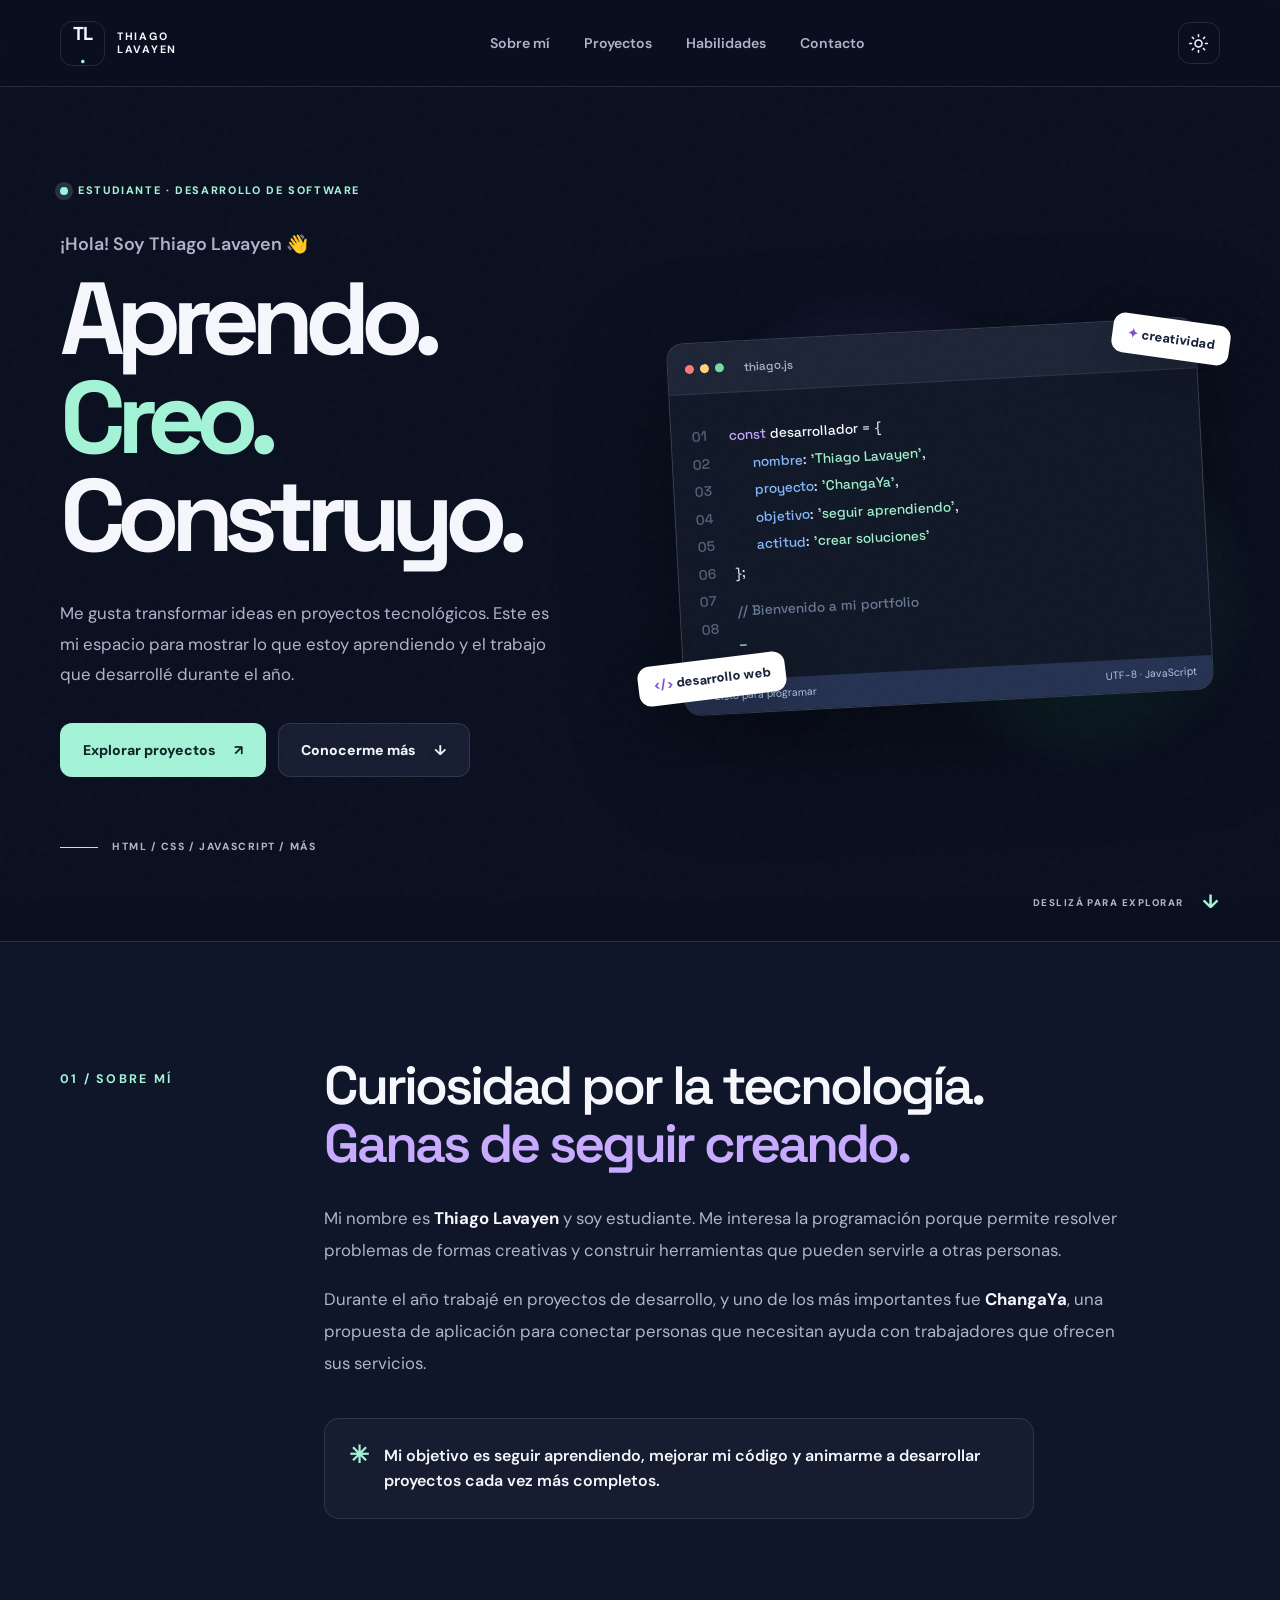
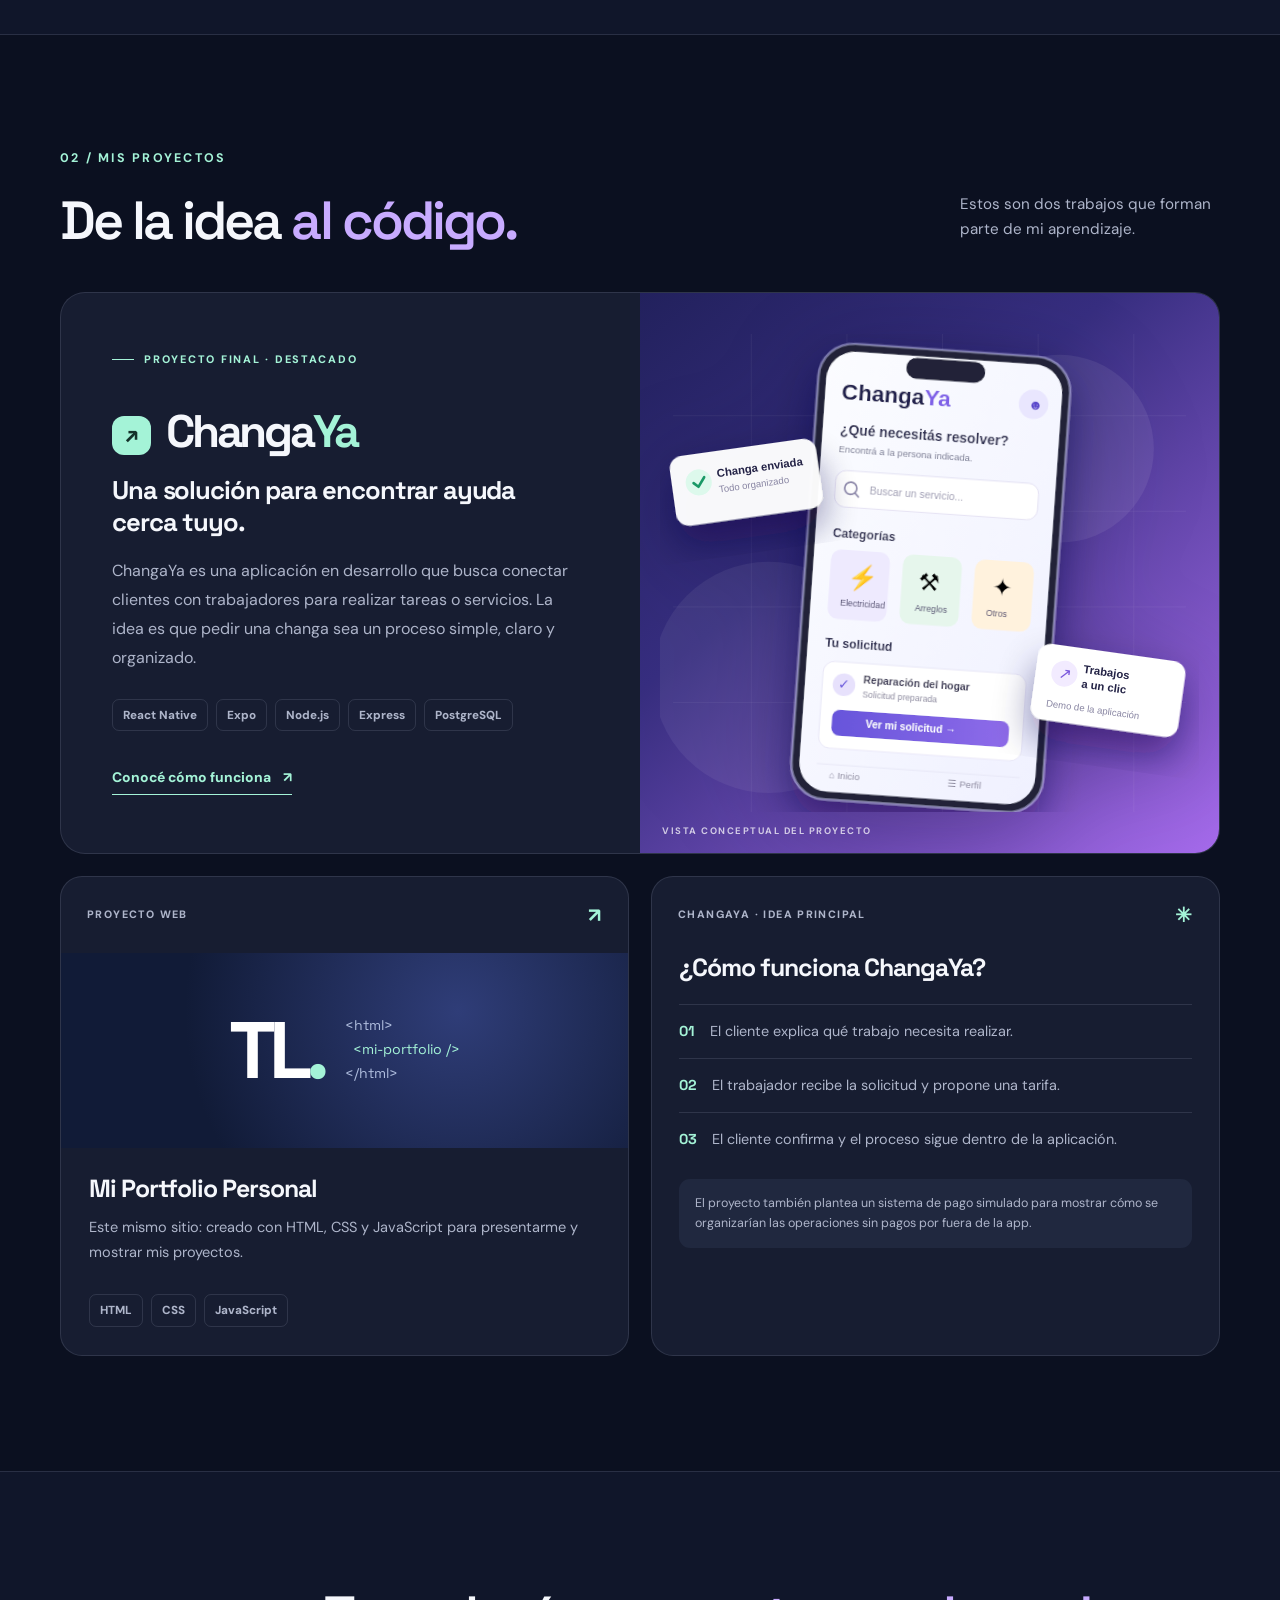
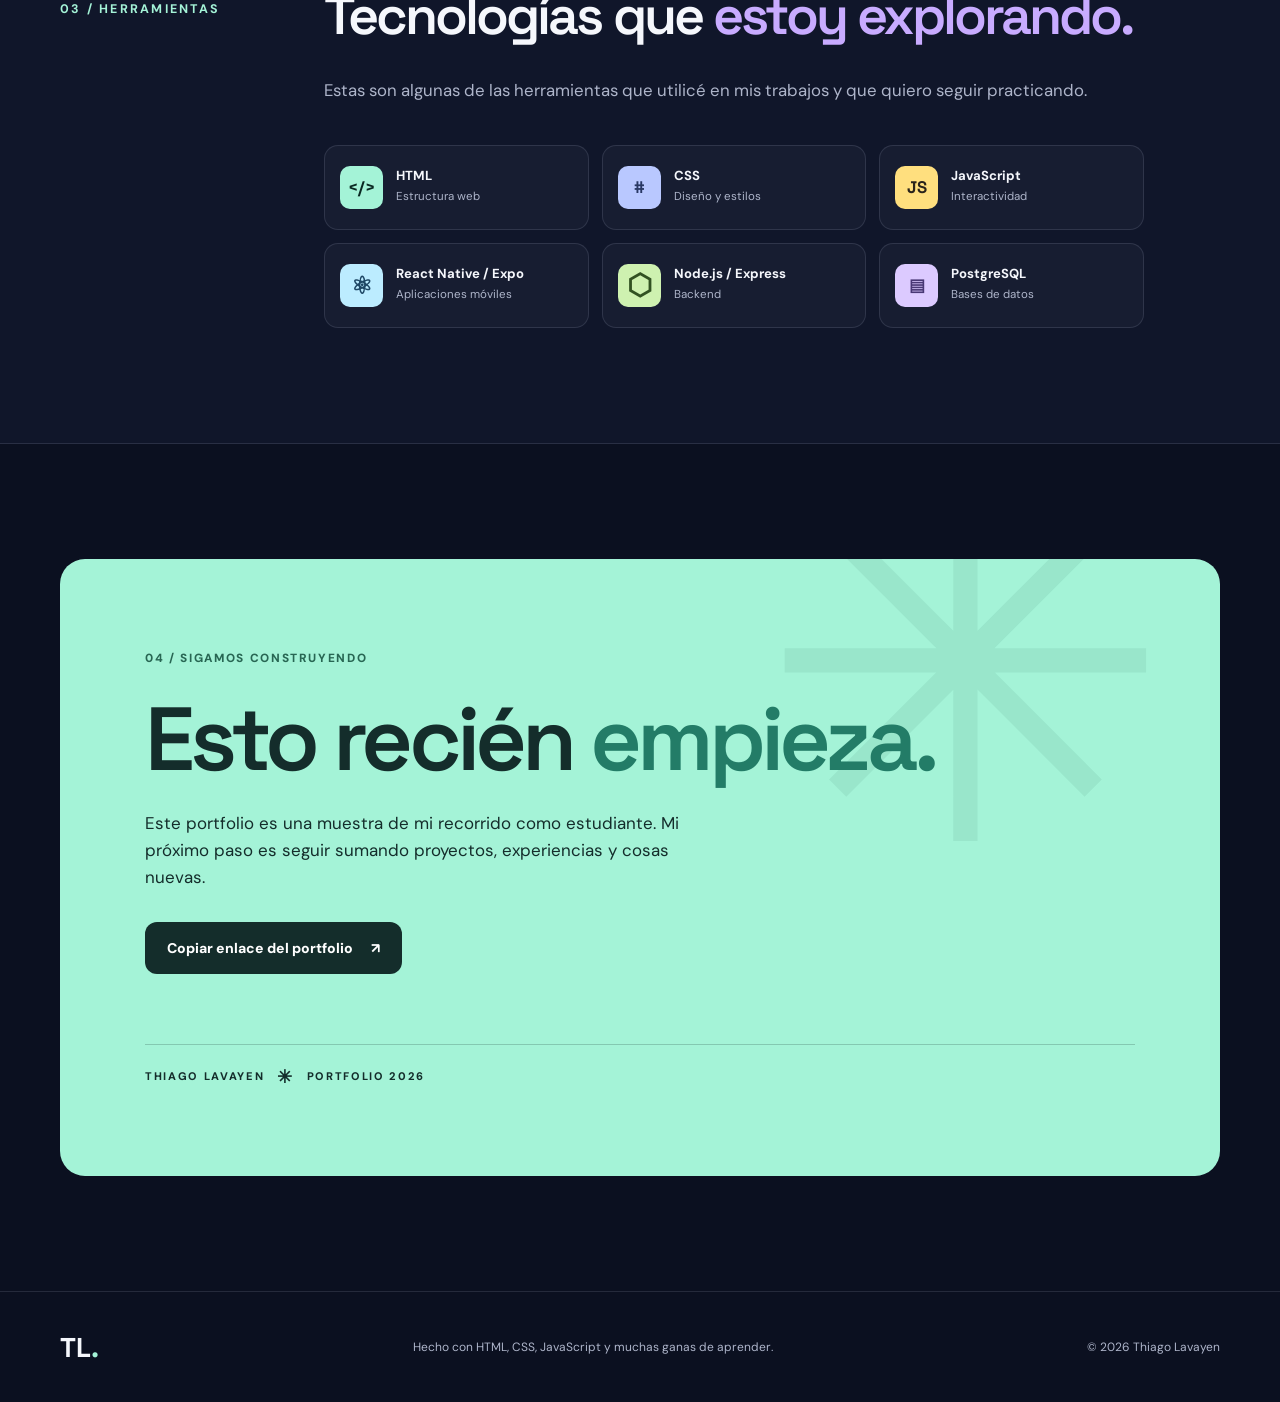
<file: index.html>
<!doctype html>
<html lang="es" data-theme="dark">
<head>
  <meta charset="UTF-8">
  <meta name="viewport" content="width=device-width, initial-scale=1.0">
  <meta name="theme-color" content="#0b1020">
  <meta name="description" content="Portfolio de Thiago Lavayen: desarrollo web, aprendizaje y ChangaYa, su proyecto final de tecnología.">
  <title>Thiago Lavayen | Portfolio de desarrollo</title>
  <link rel="icon" href="favicon.svg" type="image/svg+xml">
  <link rel="preconnect" href="https://fonts.googleapis.com">
  <link rel="preconnect" href="https://fonts.gstatic.com" crossorigin>
  <link href="https://fonts.googleapis.com/css2?family=DM+Sans:wght@400;500;600;700&family=Space+Grotesk:wght@400;500;600;700&display=swap" rel="stylesheet">
  <link rel="stylesheet" href="style.css">
  <script src="main.js" defer></script>
</head>
<body>
  <a class="skip-link" href="#contenido">Saltar al contenido</a>
  <div class="grain" aria-hidden="true"></div>
  <header class="site-header" id="inicio">
    <div class="container header-inner">
      <a href="#inicio" class="brand" aria-label="Thiago Lavayen, volver al inicio"><span class="brand-square">TL<span class="brand-dot">.</span></span><span class="brand-text">THIAGO<br>LAVAYEN</span></a>
      <nav class="desktop-nav" aria-label="Navegación principal">
        <a href="#sobre-mi">Sobre mí</a>
        <a href="#proyectos">Proyectos</a>
        <a href="#habilidades">Habilidades</a>
        <a href="#contacto">Contacto</a>
      </nav>
      <div class="header-actions">
        <button type="button" class="theme-toggle icon-button" id="themeToggle" aria-label="Cambiar a modo claro" title="Cambiar tema">
          <svg class="sun-icon" xmlns="http://www.w3.org/2000/svg" width="21" height="21" fill="none" viewBox="0 0 24 24" stroke="currentColor" stroke-width="1.8" stroke-linecap="round" stroke-linejoin="round" aria-hidden="true"><circle cx="12" cy="12" r="4"/><path d="M12 2v2m0 16v2M4.93 4.93l1.41 1.41m11.32 11.32 1.41 1.41M2 12h2m16 0h2M4.93 19.07l1.41-1.41M17.66 6.34l1.41-1.41"/></svg>
          <svg class="moon-icon" xmlns="http://www.w3.org/2000/svg" width="21" height="21" fill="none" viewBox="0 0 24 24" stroke="currentColor" stroke-width="1.8" stroke-linecap="round" stroke-linejoin="round" aria-hidden="true"><path d="M20.98 13A9 9 0 0 1 11 3.02 9 9 0 1 0 20.98 13Z"/></svg>
        </button>
        <button type="button" class="menu-toggle icon-button" id="menuToggle" aria-label="Abrir menú" aria-controls="mobileNav" aria-expanded="false">
          <svg width="23" height="23" viewBox="0 0 24 24" fill="none" stroke="currentColor" stroke-width="1.8" stroke-linecap="round" aria-hidden="true"><path d="M4 7h16M4 12h16M4 17h16"/></svg>
        </button>
      </div>
    </div>
    <nav class="mobile-nav" id="mobileNav" aria-label="Navegación móvil" hidden>
      <a href="#sobre-mi">Sobre mí</a><a href="#proyectos">Proyectos</a><a href="#habilidades">Habilidades</a><a href="#contacto">Contacto</a>
    </nav>
  </header>

  <main id="contenido">
    <section class="hero section container" aria-labelledby="hero-title">
      <div class="hero-copy">
        <span class="eyebrow"><span class="status-dot" aria-hidden="true"></span> ESTUDIANTE · DESARROLLO DE SOFTWARE</span>
        <p class="hero-intro">¡Hola! Soy Thiago Lavayen <span aria-hidden="true">👋</span></p>
        <h1 id="hero-title">Aprendo.<br><span class="highlight-text">Creo.</span><br>Construyo.</h1>
        <p class="hero-description">Me gusta transformar ideas en proyectos tecnológicos. Este es mi espacio para mostrar lo que estoy aprendiendo y el trabajo que desarrollé durante el año.</p>
        <div class="hero-buttons">
          <a class="btn btn-primary" href="#proyectos">Explorar proyectos <span aria-hidden="true">↗</span></a>
          <a class="btn btn-secondary" href="#sobre-mi">Conocerme más <span aria-hidden="true">↓</span></a>
        </div>
        <div class="hero-bottom"><span class="hero-line"></span><span>HTML / CSS / JAVASCRIPT / MÁS</span></div>
      </div>
      <div class="hero-visual" aria-label="Ilustración de editor de código y herramientas de desarrollo">
        <div class="orb orb-one" aria-hidden="true"></div><div class="orb orb-two" aria-hidden="true"></div>
        <div class="editor-window">
          <div class="editor-head"><div class="window-dots"><i></i><i></i><i></i></div><span>thiago.js</span><div class="editor-head-icon">✳</div></div>
          <div class="editor-body"><div class="line-numbers" aria-hidden="true">01<br>02<br>03<br>04<br>05<br>06<br>07<br>08</div>
            <div class="code-lines"><div><span class="code-purple">const</span> <span class="code-white">desarrollador</span> = {</div><div class="indent"><span class="code-blue">nombre</span>: <span class="code-green">'Thiago Lavayen'</span>,</div><div class="indent"><span class="code-blue">proyecto</span>: <span class="code-green">'ChangaYa'</span>,</div><div class="indent"><span class="code-blue">objetivo</span>: <span class="code-green">'seguir aprendiendo'</span>,</div><div class="indent"><span class="code-blue">actitud</span>: <span class="code-green">'crear soluciones'</span></div><div>};</div><div class="code-comment">// Bienvenido a mi portfolio</div><div class="code-terminal">_</div></div>
          </div>
          <div class="editor-footer"><span class="editor-footer-status">●</span> Listo para programar <span>UTF-8 · JavaScript</span></div>
        </div>
        <div class="floating-tag floating-one"><span>✦</span> creatividad</div>
        <div class="floating-tag floating-two"><span>&lt;/&gt;</span> desarrollo web</div>
      </div>
      <div class="hero-scroll" aria-hidden="true">DESLIZÁ PARA EXPLORAR <span>↓</span></div>
    </section>

    <section class="section about-section" id="sobre-mi" aria-labelledby="about-title">
      <div class="container section-grid">
        <div class="section-label"><span>01 / SOBRE MÍ</span></div>
        <div class="section-main reveal"><h2 id="about-title">Curiosidad por la tecnología.<br><em>Ganas de seguir creando.</em></h2><p>Mi nombre es <strong>Thiago Lavayen</strong> y soy estudiante. Me interesa la programación porque permite resolver problemas de formas creativas y construir herramientas que pueden servirle a otras personas.</p><p>Durante el año trabajé en proyectos de desarrollo, y uno de los más importantes fue <strong>ChangaYa</strong>, una propuesta de aplicación para conectar personas que necesitan ayuda con trabajadores que ofrecen sus servicios.</p><div class="about-note"><span class="asterisk">✳</span><span>Mi objetivo es seguir aprendiendo, mejorar mi código y animarme a desarrollar proyectos cada vez más completos.</span></div></div>
      </div>
    </section>

    <section class="section projects-section" id="proyectos" aria-labelledby="projects-title">
      <div class="container"><div class="section-head"><div><div class="section-label">02 / MIS PROYECTOS</div><h2 id="projects-title">De la idea <em>al código.</em></h2></div><p>Estos son dos trabajos que forman parte de mi aprendizaje.</p></div>
        <article class="featured-card reveal" aria-labelledby="changaya-title">
          <div class="featured-details"><span class="project-kicker"><span class="tiny-line"></span> PROYECTO FINAL · DESTACADO</span><div class="project-logo"><span class="bolt">↗</span> Changa<span>Ya</span></div><h3 id="changaya-title">Una solución para encontrar ayuda cerca tuyo.</h3><p>ChangaYa es una aplicación en desarrollo que busca conectar clientes con trabajadores para realizar tareas o servicios. La idea es que pedir una changa sea un proceso simple, claro y organizado.</p><div class="tags"><span>React Native</span><span>Expo</span><span>Node.js</span><span>Express</span><span>PostgreSQL</span></div><a href="#como-funciona" class="text-link">Conocé cómo funciona <span aria-hidden="true">↗</span></a></div>
          <div class="featured-graphic"><img src="changaya-preview.svg" alt="Ilustración conceptual de ChangaYa con una pantalla de solicitud de servicios" width="620" height="550" loading="lazy"><div class="graphic-caption">VISTA CONCEPTUAL DEL PROYECTO</div></div>
        </article>
        <div class="other-projects">
          <article class="mini-project reveal"><div class="mini-top"><span>PROYECTO WEB</span><span aria-hidden="true">↗</span></div><div class="mini-art web-art" aria-hidden="true"><span class="web-mark">TL<span>.</span></span><div class="mini-code">&lt;html&gt;<br><span>&nbsp;&nbsp;&lt;mi-portfolio /&gt;</span><br>&lt;/html&gt;</div></div><div class="mini-bottom"><h3>Mi Portfolio Personal</h3><p>Este mismo sitio: creado con HTML, CSS y JavaScript para presentarme y mostrar mis proyectos.</p><div class="tags"><span>HTML</span><span>CSS</span><span>JavaScript</span></div></div></article>
          <article class="mini-project process-card reveal" id="como-funciona"><div class="mini-top"><span>CHANGAYA · IDEA PRINCIPAL</span><span aria-hidden="true">✳</span></div><h3>¿Cómo funciona ChangaYa?</h3><div class="steps"><div><span class="step-num">01</span><p>El cliente explica qué trabajo necesita realizar.</p></div><div><span class="step-num">02</span><p>El trabajador recibe la solicitud y propone una tarifa.</p></div><div><span class="step-num">03</span><p>El cliente confirma y el proceso sigue dentro de la aplicación.</p></div></div><p class="process-note">El proyecto también plantea un sistema de pago simulado para mostrar cómo se organizarían las operaciones sin pagos por fuera de la app.</p></article>
        </div>
      </div>
    </section>

    <section class="section skills-section" id="habilidades" aria-labelledby="skills-title"><div class="container section-grid"><div class="section-label">03 / HERRAMIENTAS</div><div class="section-main reveal"><h2 id="skills-title">Tecnologías que <em>estoy explorando.</em></h2><p>Estas son algunas de las herramientas que utilicé en mis trabajos y que quiero seguir practicando.</p><div class="skill-grid"><div class="skill"><span class="skill-icon html-icon">&lt;/&gt;</span><div><strong>HTML</strong><small>Estructura web</small></div></div><div class="skill"><span class="skill-icon css-icon">#</span><div><strong>CSS</strong><small>Diseño y estilos</small></div></div><div class="skill"><span class="skill-icon js-icon">JS</span><div><strong>JavaScript</strong><small>Interactividad</small></div></div><div class="skill"><span class="skill-icon rn-icon">⚛</span><div><strong>React Native / Expo</strong><small>Aplicaciones móviles</small></div></div><div class="skill"><span class="skill-icon node-icon">⬡</span><div><strong>Node.js / Express</strong><small>Backend</small></div></div><div class="skill"><span class="skill-icon sql-icon">▤</span><div><strong>PostgreSQL</strong><small>Bases de datos</small></div></div></div></div></div></section>

    <section class="section contact-section" id="contacto" aria-labelledby="contact-title"><div class="container reveal"><div class="contact-inner"><span class="contact-eyebrow">04 / SIGAMOS CONSTRUYENDO</span><h2 id="contact-title">Esto recién <em>empieza.</em></h2><p>Este portfolio es una muestra de mi recorrido como estudiante. Mi próximo paso es seguir sumando proyectos, experiencias y cosas nuevas.</p><button class="btn btn-dark" type="button" id="shareButton">Copiar enlace del portfolio <span aria-hidden="true">↗</span></button><div class="contact-signature">THIAGO LAVAYEN <span>✳</span> PORTFOLIO 2026</div></div></div></section>
  </main>

  <footer class="site-footer"><div class="container footer-inner"><a href="#inicio" class="footer-brand">TL<span>.</span></a><p>Hecho con HTML, CSS, JavaScript y muchas ganas de aprender.</p><span>© <span id="year">2026</span> Thiago Lavayen</span></div></footer>
  <div class="toast" id="toast" role="status" aria-live="polite" aria-atomic="true"></div>
</body>
</html>
</file>
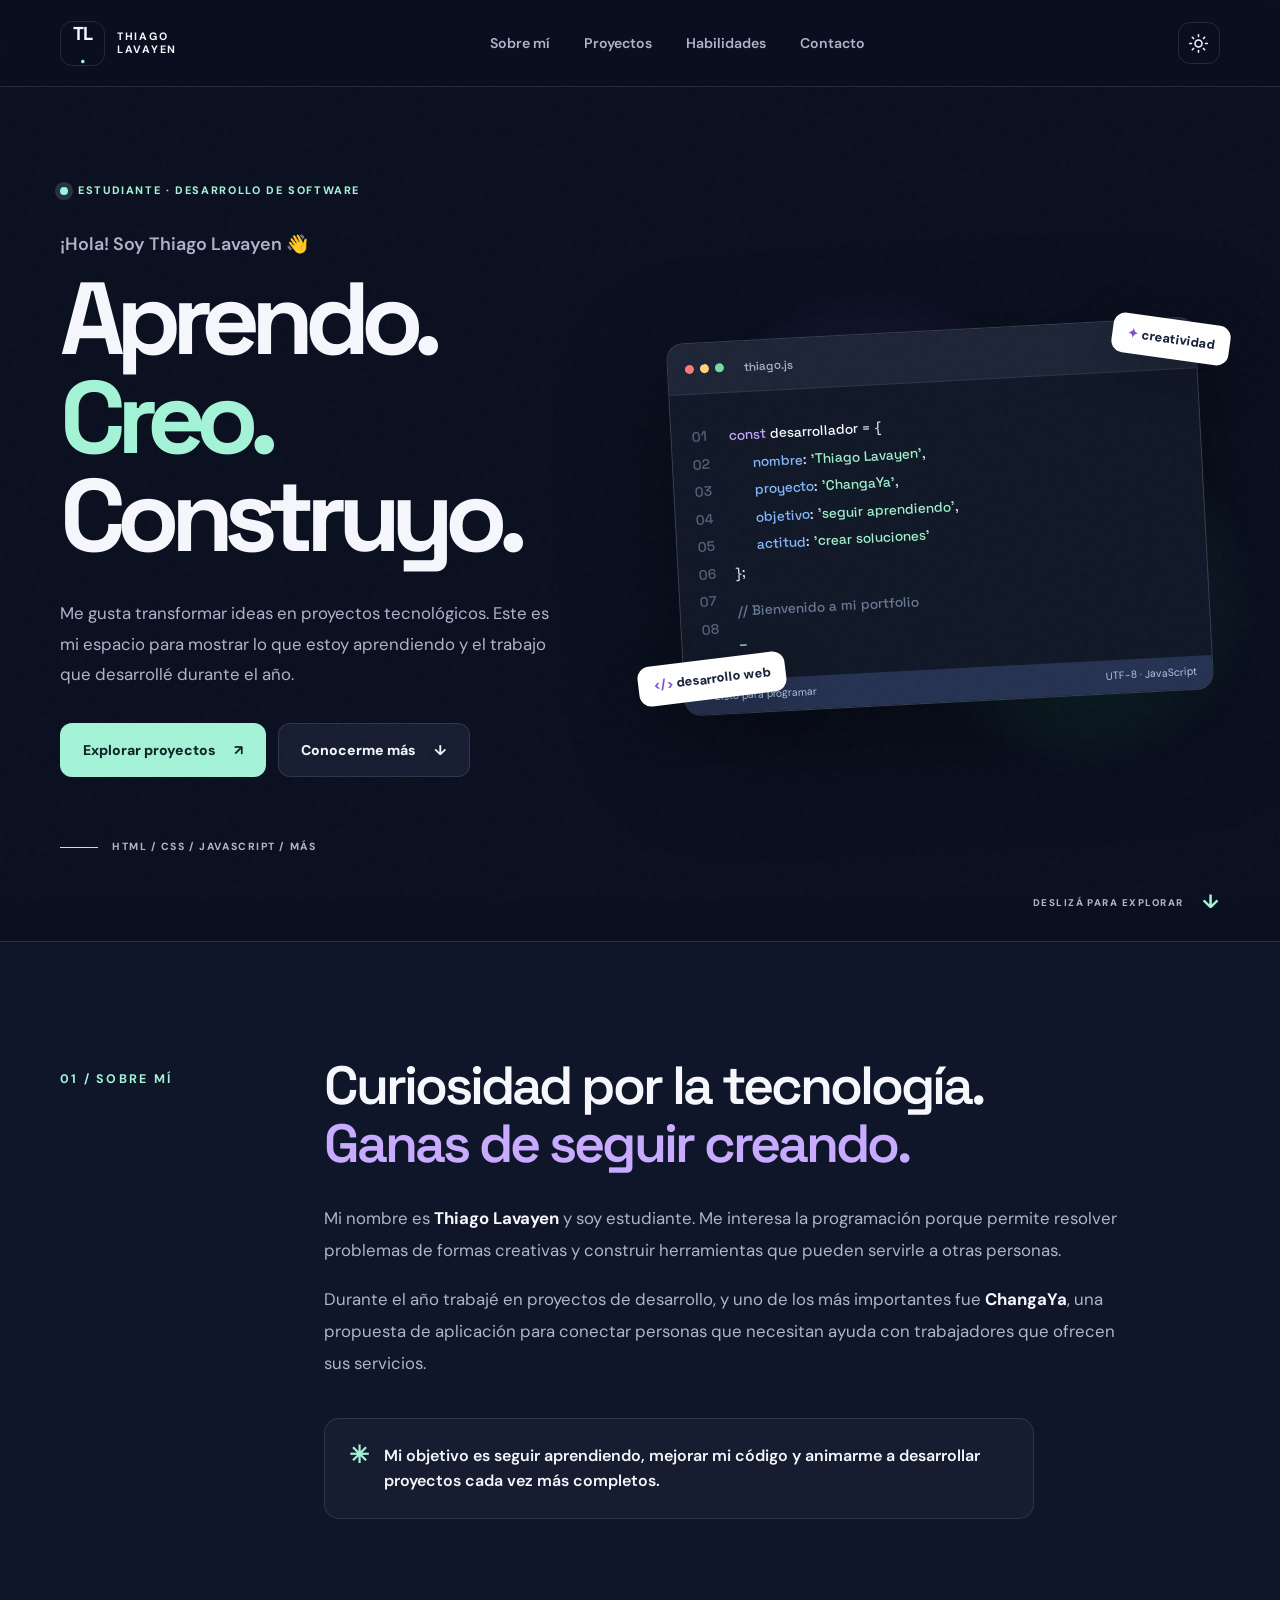
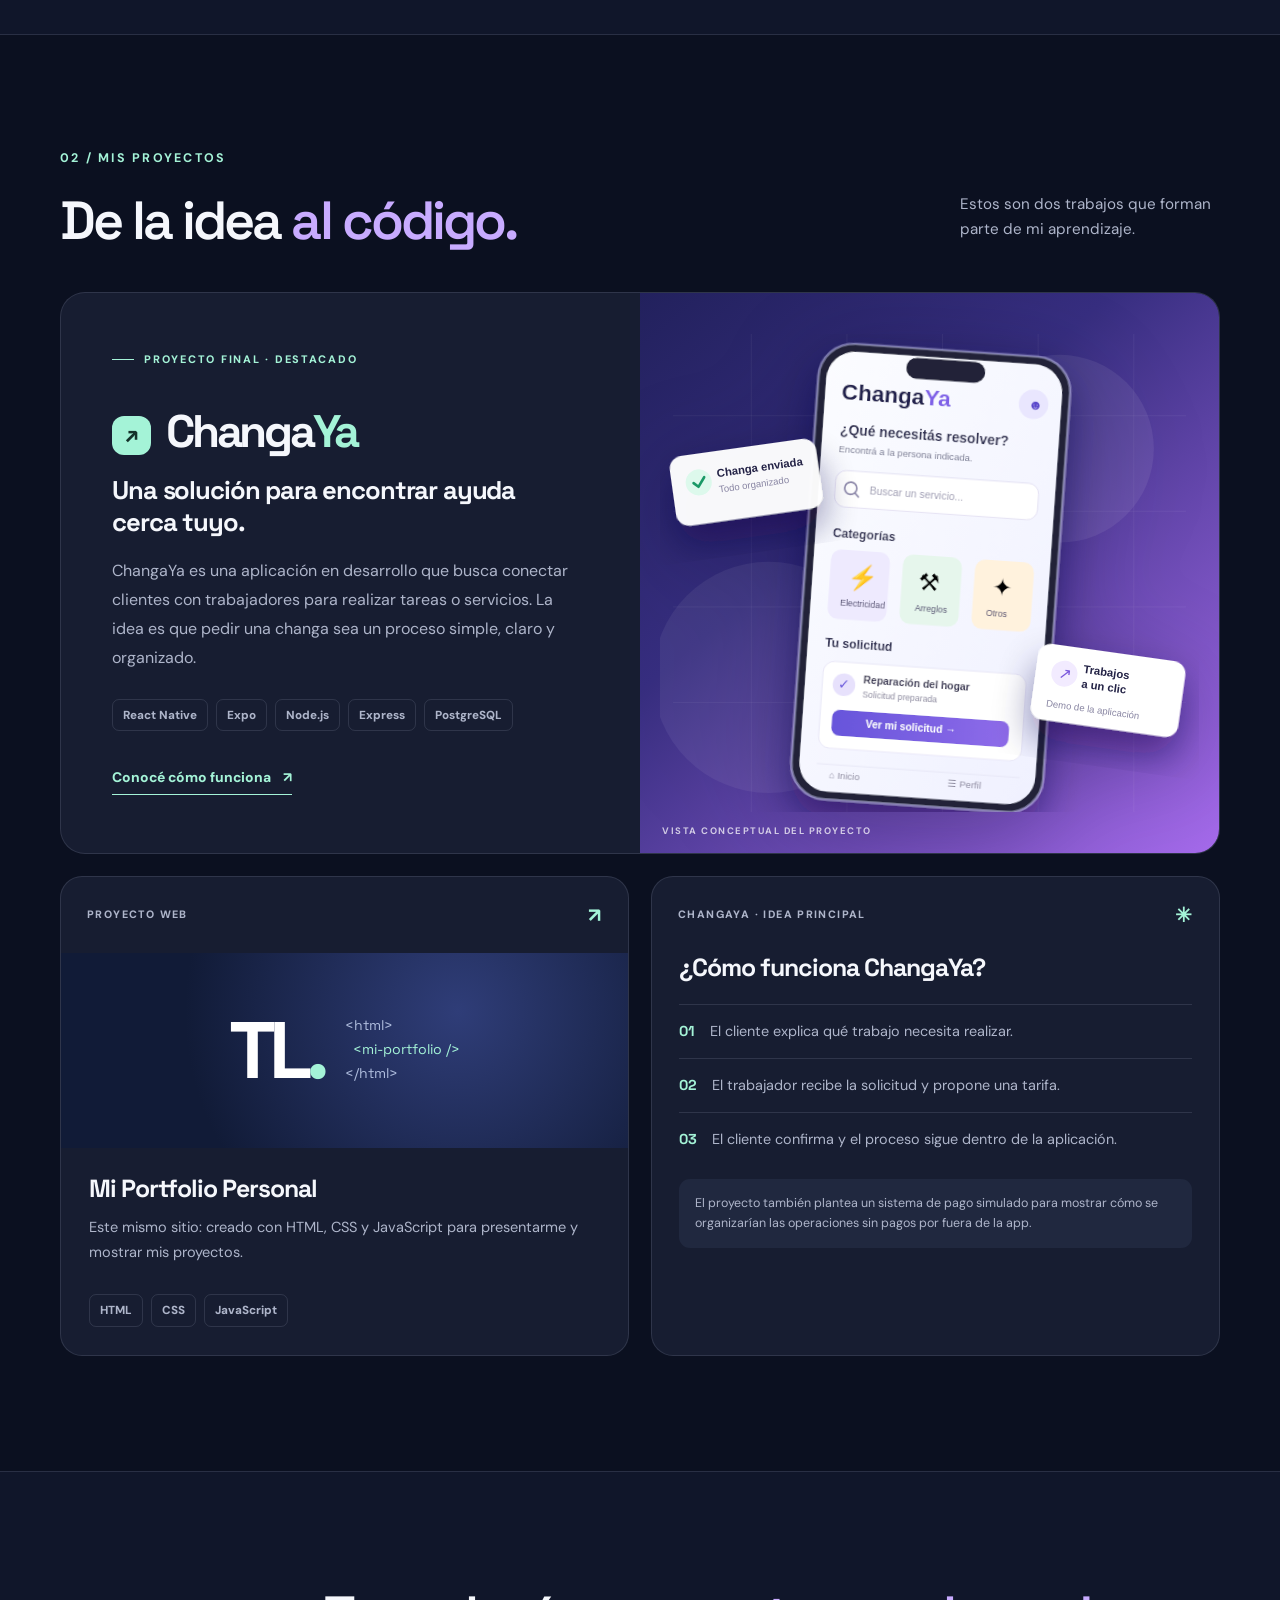
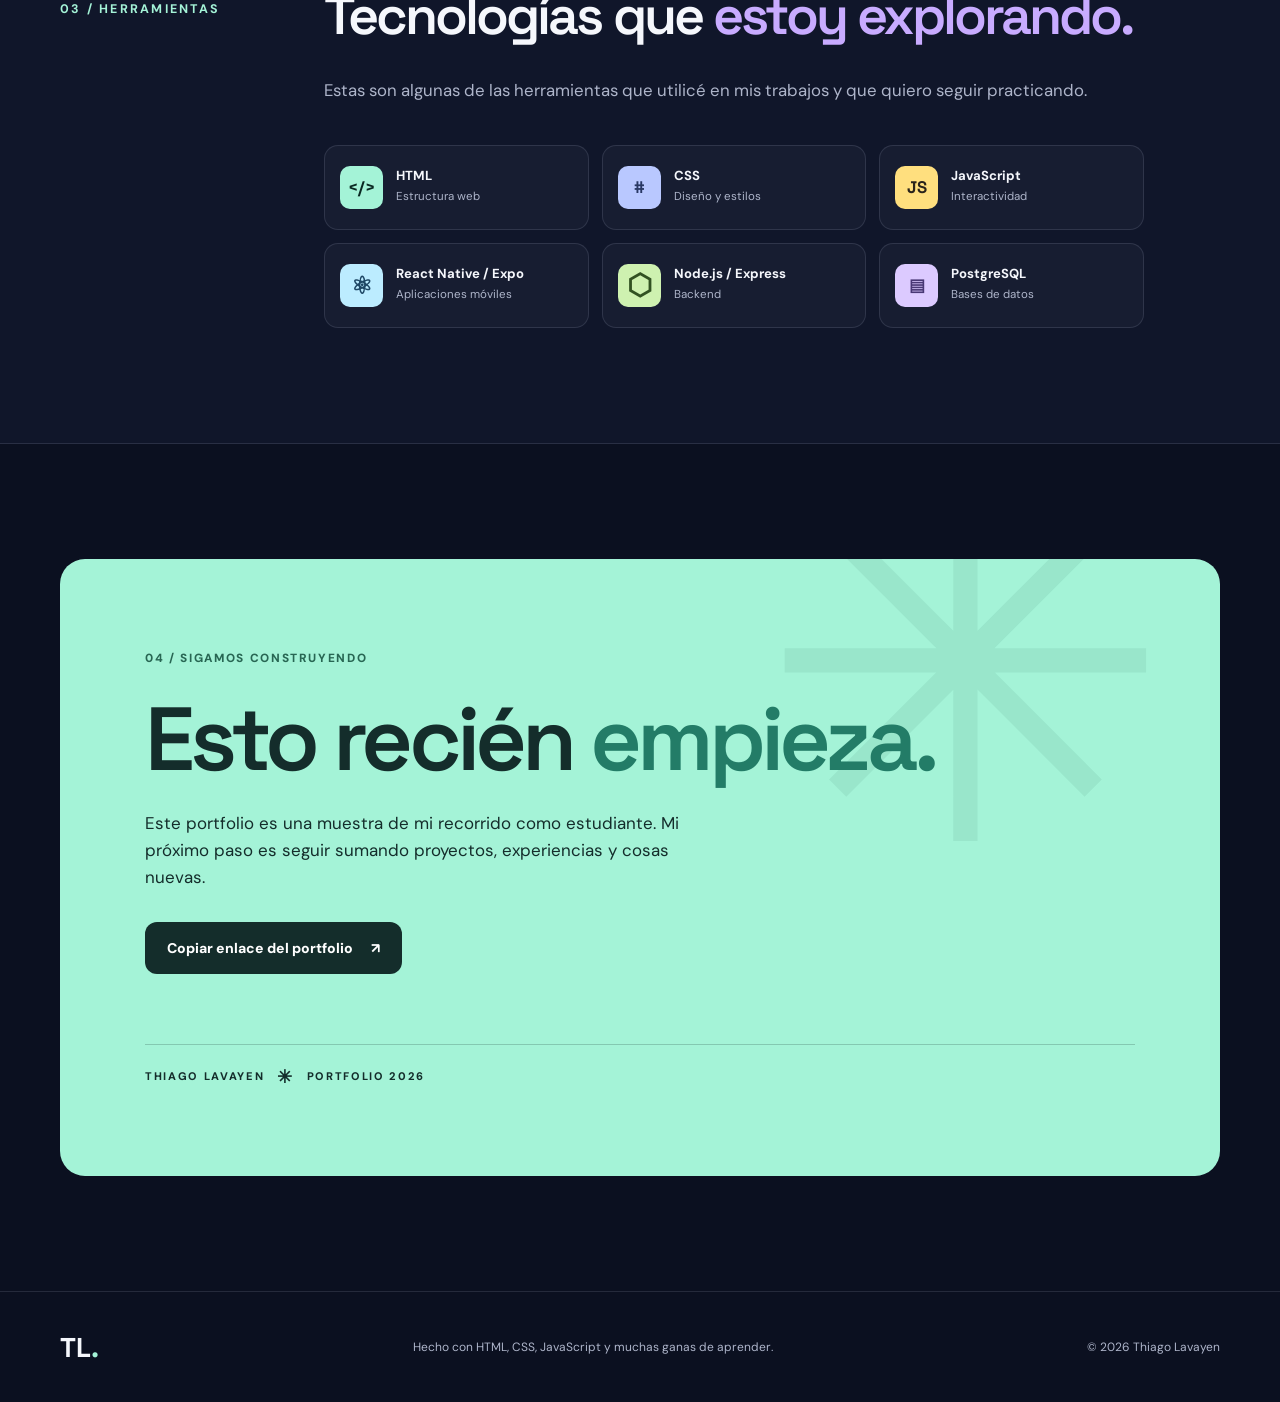
<file: Portfolio_Thiago_Lavayen/index.html>
<!doctype html>
<html lang="es" data-theme="dark">
<head>
  <meta charset="UTF-8">
  <meta name="viewport" content="width=device-width, initial-scale=1.0">
  <meta name="theme-color" content="#0b1020">
  <meta name="description" content="Portfolio de Thiago Lavayen: desarrollo web, aprendizaje y ChangaYa, su proyecto final de tecnología.">
  <title>Thiago Lavayen | Portfolio de desarrollo</title>
  <link rel="icon" href="assets/favicon.svg" type="image/svg+xml">
  <link rel="preconnect" href="https://fonts.googleapis.com">
  <link rel="preconnect" href="https://fonts.gstatic.com" crossorigin>
  <link href="https://fonts.googleapis.com/css2?family=DM+Sans:wght@400;500;600;700&family=Space+Grotesk:wght@400;500;600;700&display=swap" rel="stylesheet">
  <link rel="stylesheet" href="css/style.css">
  <script src="js/main.js" defer></script>
</head>
<body>
  <a class="skip-link" href="#contenido">Saltar al contenido</a>
  <div class="grain" aria-hidden="true"></div>
  <header class="site-header" id="inicio">
    <div class="container header-inner">
      <a href="#inicio" class="brand" aria-label="Thiago Lavayen, volver al inicio"><span class="brand-square">TL<span class="brand-dot">.</span></span><span class="brand-text">THIAGO<br>LAVAYEN</span></a>
      <nav class="desktop-nav" aria-label="Navegación principal">
        <a href="#sobre-mi">Sobre mí</a>
        <a href="#proyectos">Proyectos</a>
        <a href="#habilidades">Habilidades</a>
        <a href="#contacto">Contacto</a>
      </nav>
      <div class="header-actions">
        <button type="button" class="theme-toggle icon-button" id="themeToggle" aria-label="Cambiar a modo claro" title="Cambiar tema">
          <svg class="sun-icon" xmlns="http://www.w3.org/2000/svg" width="21" height="21" fill="none" viewBox="0 0 24 24" stroke="currentColor" stroke-width="1.8" stroke-linecap="round" stroke-linejoin="round" aria-hidden="true"><circle cx="12" cy="12" r="4"/><path d="M12 2v2m0 16v2M4.93 4.93l1.41 1.41m11.32 11.32 1.41 1.41M2 12h2m16 0h2M4.93 19.07l1.41-1.41M17.66 6.34l1.41-1.41"/></svg>
          <svg class="moon-icon" xmlns="http://www.w3.org/2000/svg" width="21" height="21" fill="none" viewBox="0 0 24 24" stroke="currentColor" stroke-width="1.8" stroke-linecap="round" stroke-linejoin="round" aria-hidden="true"><path d="M20.98 13A9 9 0 0 1 11 3.02 9 9 0 1 0 20.98 13Z"/></svg>
        </button>
        <button type="button" class="menu-toggle icon-button" id="menuToggle" aria-label="Abrir menú" aria-controls="mobileNav" aria-expanded="false">
          <svg width="23" height="23" viewBox="0 0 24 24" fill="none" stroke="currentColor" stroke-width="1.8" stroke-linecap="round" aria-hidden="true"><path d="M4 7h16M4 12h16M4 17h16"/></svg>
        </button>
      </div>
    </div>
    <nav class="mobile-nav" id="mobileNav" aria-label="Navegación móvil" hidden>
      <a href="#sobre-mi">Sobre mí</a><a href="#proyectos">Proyectos</a><a href="#habilidades">Habilidades</a><a href="#contacto">Contacto</a>
    </nav>
  </header>

  <main id="contenido">
    <section class="hero section container" aria-labelledby="hero-title">
      <div class="hero-copy">
        <span class="eyebrow"><span class="status-dot" aria-hidden="true"></span> ESTUDIANTE · DESARROLLO DE SOFTWARE</span>
        <p class="hero-intro">¡Hola! Soy Thiago Lavayen <span aria-hidden="true">👋</span></p>
        <h1 id="hero-title">Aprendo.<br><span class="highlight-text">Creo.</span><br>Construyo.</h1>
        <p class="hero-description">Me gusta transformar ideas en proyectos tecnológicos. Este es mi espacio para mostrar lo que estoy aprendiendo y el trabajo que desarrollé durante el año.</p>
        <div class="hero-buttons">
          <a class="btn btn-primary" href="#proyectos">Explorar proyectos <span aria-hidden="true">↗</span></a>
          <a class="btn btn-secondary" href="#sobre-mi">Conocerme más <span aria-hidden="true">↓</span></a>
        </div>
        <div class="hero-bottom"><span class="hero-line"></span><span>HTML / CSS / JAVASCRIPT / MÁS</span></div>
      </div>
      <div class="hero-visual" aria-label="Ilustración de editor de código y herramientas de desarrollo">
        <div class="orb orb-one" aria-hidden="true"></div><div class="orb orb-two" aria-hidden="true"></div>
        <div class="editor-window">
          <div class="editor-head"><div class="window-dots"><i></i><i></i><i></i></div><span>thiago.js</span><div class="editor-head-icon">✳</div></div>
          <div class="editor-body"><div class="line-numbers" aria-hidden="true">01<br>02<br>03<br>04<br>05<br>06<br>07<br>08</div>
            <div class="code-lines"><div><span class="code-purple">const</span> <span class="code-white">desarrollador</span> = {</div><div class="indent"><span class="code-blue">nombre</span>: <span class="code-green">'Thiago Lavayen'</span>,</div><div class="indent"><span class="code-blue">proyecto</span>: <span class="code-green">'ChangaYa'</span>,</div><div class="indent"><span class="code-blue">objetivo</span>: <span class="code-green">'seguir aprendiendo'</span>,</div><div class="indent"><span class="code-blue">actitud</span>: <span class="code-green">'crear soluciones'</span></div><div>};</div><div class="code-comment">// Bienvenido a mi portfolio</div><div class="code-terminal">_</div></div>
          </div>
          <div class="editor-footer"><span class="editor-footer-status">●</span> Listo para programar <span>UTF-8 · JavaScript</span></div>
        </div>
        <div class="floating-tag floating-one"><span>✦</span> creatividad</div>
        <div class="floating-tag floating-two"><span>&lt;/&gt;</span> desarrollo web</div>
      </div>
      <div class="hero-scroll" aria-hidden="true">DESLIZÁ PARA EXPLORAR <span>↓</span></div>
    </section>

    <section class="section about-section" id="sobre-mi" aria-labelledby="about-title">
      <div class="container section-grid">
        <div class="section-label"><span>01 / SOBRE MÍ</span></div>
        <div class="section-main reveal"><h2 id="about-title">Curiosidad por la tecnología.<br><em>Ganas de seguir creando.</em></h2><p>Mi nombre es <strong>Thiago Lavayen</strong> y soy estudiante. Me interesa la programación porque permite resolver problemas de formas creativas y construir herramientas que pueden servirle a otras personas.</p><p>Durante el año trabajé en proyectos de desarrollo, y uno de los más importantes fue <strong>ChangaYa</strong>, una propuesta de aplicación para conectar personas que necesitan ayuda con trabajadores que ofrecen sus servicios.</p><div class="about-note"><span class="asterisk">✳</span><span>Mi objetivo es seguir aprendiendo, mejorar mi código y animarme a desarrollar proyectos cada vez más completos.</span></div></div>
      </div>
    </section>

    <section class="section projects-section" id="proyectos" aria-labelledby="projects-title">
      <div class="container"><div class="section-head"><div><div class="section-label">02 / MIS PROYECTOS</div><h2 id="projects-title">De la idea <em>al código.</em></h2></div><p>Estos son dos trabajos que forman parte de mi aprendizaje.</p></div>
        <article class="featured-card reveal" aria-labelledby="changaya-title">
          <div class="featured-details"><span class="project-kicker"><span class="tiny-line"></span> PROYECTO FINAL · DESTACADO</span><div class="project-logo"><span class="bolt">↗</span> Changa<span>Ya</span></div><h3 id="changaya-title">Una solución para encontrar ayuda cerca tuyo.</h3><p>ChangaYa es una aplicación en desarrollo que busca conectar clientes con trabajadores para realizar tareas o servicios. La idea es que pedir una changa sea un proceso simple, claro y organizado.</p><div class="tags"><span>React Native</span><span>Expo</span><span>Node.js</span><span>Express</span><span>PostgreSQL</span></div><a href="#como-funciona" class="text-link">Conocé cómo funciona <span aria-hidden="true">↗</span></a></div>
          <div class="featured-graphic"><img src="assets/changaya-preview.svg" alt="Ilustración conceptual de ChangaYa con una pantalla de solicitud de servicios" width="620" height="550" loading="lazy"><div class="graphic-caption">VISTA CONCEPTUAL DEL PROYECTO</div></div>
        </article>
        <div class="other-projects">
          <article class="mini-project reveal"><div class="mini-top"><span>PROYECTO WEB</span><span aria-hidden="true">↗</span></div><div class="mini-art web-art" aria-hidden="true"><span class="web-mark">TL<span>.</span></span><div class="mini-code">&lt;html&gt;<br><span>&nbsp;&nbsp;&lt;mi-portfolio /&gt;</span><br>&lt;/html&gt;</div></div><div class="mini-bottom"><h3>Mi Portfolio Personal</h3><p>Este mismo sitio: creado con HTML, CSS y JavaScript para presentarme y mostrar mis proyectos.</p><div class="tags"><span>HTML</span><span>CSS</span><span>JavaScript</span></div></div></article>
          <article class="mini-project process-card reveal" id="como-funciona"><div class="mini-top"><span>CHANGAYA · IDEA PRINCIPAL</span><span aria-hidden="true">✳</span></div><h3>¿Cómo funciona ChangaYa?</h3><div class="steps"><div><span class="step-num">01</span><p>El cliente explica qué trabajo necesita realizar.</p></div><div><span class="step-num">02</span><p>El trabajador recibe la solicitud y propone una tarifa.</p></div><div><span class="step-num">03</span><p>El cliente confirma y el proceso sigue dentro de la aplicación.</p></div></div><p class="process-note">El proyecto también plantea un sistema de pago simulado para mostrar cómo se organizarían las operaciones sin pagos por fuera de la app.</p></article>
        </div>
      </div>
    </section>

    <section class="section skills-section" id="habilidades" aria-labelledby="skills-title"><div class="container section-grid"><div class="section-label">03 / HERRAMIENTAS</div><div class="section-main reveal"><h2 id="skills-title">Tecnologías que <em>estoy explorando.</em></h2><p>Estas son algunas de las herramientas que utilicé en mis trabajos y que quiero seguir practicando.</p><div class="skill-grid"><div class="skill"><span class="skill-icon html-icon">&lt;/&gt;</span><div><strong>HTML</strong><small>Estructura web</small></div></div><div class="skill"><span class="skill-icon css-icon">#</span><div><strong>CSS</strong><small>Diseño y estilos</small></div></div><div class="skill"><span class="skill-icon js-icon">JS</span><div><strong>JavaScript</strong><small>Interactividad</small></div></div><div class="skill"><span class="skill-icon rn-icon">⚛</span><div><strong>React Native / Expo</strong><small>Aplicaciones móviles</small></div></div><div class="skill"><span class="skill-icon node-icon">⬡</span><div><strong>Node.js / Express</strong><small>Backend</small></div></div><div class="skill"><span class="skill-icon sql-icon">▤</span><div><strong>PostgreSQL</strong><small>Bases de datos</small></div></div></div></div></div></section>

    <section class="section contact-section" id="contacto" aria-labelledby="contact-title"><div class="container reveal"><div class="contact-inner"><span class="contact-eyebrow">04 / SIGAMOS CONSTRUYENDO</span><h2 id="contact-title">Esto recién <em>empieza.</em></h2><p>Este portfolio es una muestra de mi recorrido como estudiante. Mi próximo paso es seguir sumando proyectos, experiencias y cosas nuevas.</p><button class="btn btn-dark" type="button" id="shareButton">Copiar enlace del portfolio <span aria-hidden="true">↗</span></button><div class="contact-signature">THIAGO LAVAYEN <span>✳</span> PORTFOLIO 2026</div></div></div></section>
  </main>

  <footer class="site-footer"><div class="container footer-inner"><a href="#inicio" class="footer-brand">TL<span>.</span></a><p>Hecho con HTML, CSS, JavaScript y muchas ganas de aprender.</p><span>© <span id="year">2026</span> Thiago Lavayen</span></div></footer>
  <div class="toast" id="toast" role="status" aria-live="polite" aria-atomic="true"></div>
</body>
</html>
</file>
<file: style.css>
:root{font-family:'DM Sans',Arial,sans-serif;color-scheme:dark;--bg:#0b1020;--bg2:#10162a;--surface:#171d31;--surface2:#20283f;--border:rgba(221,229,255,.12);--text:#f5f7fc;--muted:#aeb5ca;--accent:#a4f3d7;--accent2:#c8abff;--shadow:0 25px 70px rgba(0,0,0,.28);scroll-behavior:smooth}
:root[data-theme='light']{color-scheme:light;--bg:#f7f8fd;--bg2:#f0f2fc;--surface:#fff;--surface2:#e9edf8;--border:rgba(30,44,80,.14);--text:#182139;--muted:#536078;--accent:#077a64;--accent2:#7655c3;--shadow:0 25px 70px rgba(31,43,85,.12)}
*,*:before,*:after{box-sizing:border-box}html{scroll-padding-top:92px}body{margin:0;background:var(--bg);color:var(--text);font-size:16px;line-height:1.6;overflow-x:hidden;transition:background .28s,color .28s}button,a{font:inherit}a{color:inherit;text-decoration:none}button{cursor:pointer}img{max-width:100%;display:block}::selection{background:var(--accent);color:var(--bg)}.container{width:min(1160px,calc(100% - 72px));margin-inline:auto}.section{padding:115px 0}.grain{position:fixed;inset:0;pointer-events:none;z-index:15;opacity:.12;background-image:url("data:image/svg+xml,%3Csvg viewBox='0 0 180 180' xmlns='http://www.w3.org/2000/svg'%3E%3Cfilter id='n'%3E%3CfeTurbulence type='fractalNoise' baseFrequency='.8' numOctaves='2' stitchTiles='stitch'/%3E%3C/filter%3E%3Crect width='100%25' height='100%25' opacity='.17' filter='url(%23n)'/%3E%3C/svg%3E")}h1,h2,h3,p{margin-top:0}h1,h2,h3{font-family:'Space Grotesk',Arial,sans-serif;line-height:1.08;letter-spacing:-.055em}h2{font-size:clamp(2.3rem,4.2vw,4.45rem);font-weight:600}h2 em{font-style:normal;color:var(--accent2)}.section-label{color:var(--accent);font:700 .78rem 'DM Sans',sans-serif;letter-spacing:.18em;margin-bottom:26px}.skip-link{position:absolute;left:15px;top:-80px;z-index:80;padding:10px;background:white;color:black}.skip-link:focus{top:10px}
.site-header{position:sticky;top:0;z-index:25;background:color-mix(in srgb,var(--bg) 89%,transparent);backdrop-filter:blur(22px);border-bottom:1px solid var(--border)}.header-inner{height:86px;display:flex;align-items:center;justify-content:space-between}.brand{display:flex;align-items:center;gap:12px}.brand-square{display:grid;place-items:center;width:45px;height:45px;border:1px solid var(--border);border-radius:12px;font:700 1.17rem 'Space Grotesk',sans-serif;letter-spacing:-.07em}.brand-dot,.footer-brand span{color:var(--accent)}.brand-text{font:700 .67rem/1.25 'DM Sans',sans-serif;letter-spacing:.16em}.desktop-nav{display:flex;align-items:center;gap:34px;font-size:.88rem;font-weight:600;color:var(--muted)}.desktop-nav a:hover,.mobile-nav a:hover{color:var(--accent)}.header-actions{display:flex;align-items:center;gap:8px}.icon-button{width:42px;height:42px;border:1px solid var(--border);background:transparent;color:var(--text);border-radius:12px;display:grid;place-items:center}.icon-button:hover{background:var(--surface2)}.moon-icon{display:none}[data-theme='light'] .moon-icon{display:block}[data-theme='light'] .sun-icon{display:none}.menu-toggle{display:none}.mobile-nav[hidden]{display:none!important}
.hero{position:relative;min-height:685px;display:grid;grid-template-columns:1fr 1fr;align-items:center;gap:40px;padding-top:90px;padding-bottom:85px}.hero-copy{position:relative;z-index:2}.eyebrow{display:inline-flex;align-items:center;gap:10px;font-size:.68rem;font-weight:800;letter-spacing:.15em;color:var(--accent);margin-bottom:30px}.status-dot{width:8px;height:8px;border-radius:50%;background:var(--accent);box-shadow:0 0 0 5px color-mix(in srgb,var(--accent) 16%,transparent)}.hero-intro{font-size:1.12rem;color:var(--muted);font-weight:600;margin-bottom:12px}.hero h1{font-size:clamp(4.2rem,8vw,7.75rem);line-height:.96;letter-spacing:-.09em;margin-bottom:33px}.highlight-text{color:var(--accent)}.hero-description{color:var(--muted);max-width:510px;font-size:1.05rem;line-height:1.8;margin-bottom:34px}.hero-buttons{display:flex;gap:12px;flex-wrap:wrap}.btn{display:inline-flex;align-items:center;justify-content:center;gap:18px;font-size:.88rem;font-weight:800;padding:15px 22px;border-radius:12px;border:1px solid transparent;transition:transform .2s,background .2s,color .2s}.btn:hover{transform:translateY(-3px)}.btn-primary{background:#a4f3d7;color:#102326}.btn-primary:hover{background:#c7ffeb}.btn-secondary{border-color:var(--border);color:var(--text);background:var(--surface)}.btn-secondary:hover{border-color:var(--accent)}.hero-bottom{display:flex;align-items:center;gap:14px;color:var(--muted);font-size:.65rem;font-weight:800;letter-spacing:.15em;margin-top:62px}.hero-line{width:38px;height:1px;background:var(--accent)}.hero-scroll{position:absolute;right:0;bottom:23px;color:var(--muted);font-size:.61rem;font-weight:800;letter-spacing:.15em;display:flex;gap:18px;align-items:center}.hero-scroll span{font-size:1.2rem;color:var(--accent)}
.hero-visual{min-width:0;position:relative;min-height:470px;display:flex;align-items:center;justify-content:center}.orb{position:absolute;border-radius:50%;filter:blur(3px)}.orb-one{width:370px;height:370px;background:radial-gradient(circle,rgba(124,92,232,.30),rgba(124,92,232,0) 70%);left:5%;top:0}.orb-two{width:360px;height:360px;background:radial-gradient(circle,rgba(56,222,175,.22),transparent 70%);right:-8%;bottom:-6%}.editor-window{position:relative;width:100%;max-width:530px;border:1px solid rgba(206,218,255,.2);border-radius:17px;background:#111827;box-shadow:0 30px 110px rgba(0,0,0,.46);transform:rotate(-3deg);overflow:hidden;animation:float 7s ease-in-out infinite}.editor-head{display:flex;align-items:center;height:51px;padding:0 17px;background:#1d2537;border-bottom:1px solid rgba(255,255,255,.08);color:#a9b5ce;font:500 .74rem 'Space Grotesk',sans-serif;gap:20px}.window-dots{display:flex;gap:6px}.window-dots i{width:9px;height:9px;border-radius:50%;background:#ff7878}.window-dots i:nth-child(2){background:#ffd479}.window-dots i:nth-child(3){background:#73dca5}.editor-head-icon{margin-left:auto;color:#a4f3d7}.editor-body{display:flex;gap:19px;padding:29px 20px 27px;color:#d1d7ec;font:500 clamp(.68rem,1.2vw,.86rem)/2 'Space Grotesk',monospace;white-space:nowrap}.line-numbers{color:#58617c;line-height:2}.code-lines{min-width:0}.code-purple{color:#c5a4ff}.code-blue{color:#85b7ff}.code-green{color:#9ff0c9}.code-white{color:#fafcff}.code-comment{color:#697994;margin-top:11px}.code-terminal{color:#a4f3d7;animation:blink 1s step-end infinite}.indent{padding-left:23px}.editor-footer{display:flex;align-items:center;gap:7px;padding:8px 16px;background:#263251;color:#b7c7e5;font-size:.65rem}.editor-footer-status{color:#a4f3d7}.editor-footer>span:last-child{margin-left:auto}.floating-tag{position:absolute;background:#fff;color:#17213c;padding:10px 15px;border-radius:12px;box-shadow:0 16px 50px rgba(0,0,0,.22);font-size:.8rem;font-weight:800;z-index:2}.floating-tag span{color:#7954cd}.floating-one{right:-10px;top:8%;transform:rotate(8deg)}.floating-two{left:-22px;bottom:11%;transform:rotate(-7deg)}@keyframes float{0%,100%{transform:translateY(0) rotate(-3deg)}50%{transform:translateY(-11px) rotate(-2deg)}}@keyframes blink{50%{opacity:0}}
.about-section{background:var(--bg2);border-block:1px solid var(--border)}.section-grid{display:grid;grid-template-columns:230px 1fr;gap:34px}.section-grid .section-label{padding-top:14px}.section-main{max-width:820px}.section-main h2{margin-bottom:30px}.section-main>p{font-size:1.05rem;color:var(--muted);line-height:1.9;max-width:800px}.section-main strong{color:var(--text)}.about-note{display:flex;gap:15px;align-items:flex-start;margin-top:38px;padding:24px;border:1px solid var(--border);background:var(--surface);border-radius:15px;max-width:710px;font-weight:600}.asterisk{font-size:1.5rem;line-height:1;color:var(--accent)}
.projects-section{background:var(--bg)}.section-head{display:flex;align-items:end;justify-content:space-between;gap:36px;margin-bottom:42px}.section-head h2{margin-bottom:0}.section-head>p{color:var(--muted);max-width:260px;margin-bottom:9px;font-size:.95rem}.featured-card{display:grid;grid-template-columns:1fr 1fr;min-height:550px;background:var(--surface);border:1px solid var(--border);border-radius:25px;overflow:hidden}.featured-details{padding:clamp(32px,4vw,65px);align-self:center}.project-kicker{display:flex;align-items:center;gap:10px;color:var(--accent);font-size:.68rem;font-weight:800;letter-spacing:.16em}.tiny-line{width:22px;height:1px;background:var(--accent)}.project-logo{font:700 2.85rem 'Space Grotesk',sans-serif;letter-spacing:-.07em;margin-top:34px;margin-bottom:14px}.project-logo>span:last-child{color:var(--accent)}.bolt{display:inline-grid;place-items:center;font-size:1.4rem;letter-spacing:0;line-height:1;margin-right:6px;background:var(--accent);color:#14322a;width:39px;height:39px;border-radius:12px;vertical-align:5px}.featured-details h3{font-size:1.6rem;letter-spacing:-.045em;line-height:1.25;max-width:450px;margin-bottom:19px}.featured-details>p{color:var(--muted);line-height:1.8;margin-bottom:26px}.tags{display:flex;flex-wrap:wrap;gap:8px}.tags>span{display:inline-block;border:1px solid var(--border);padding:6px 10px;border-radius:7px;font-size:.73rem;font-weight:800;color:var(--muted)}.text-link{display:inline-flex;gap:12px;align-items:center;margin-top:35px;color:var(--accent);font-weight:800;font-size:.87rem;border-bottom:1px solid var(--accent);padding-bottom:5px}.featured-graphic{position:relative;display:grid;place-items:center;padding:20px;background:linear-gradient(140deg,#22215d 0%,#372e80 38%,#a66bec 100%);overflow:hidden}.featured-graphic img{width:100%;max-height:520px;object-fit:contain;filter:drop-shadow(0 19px 45px rgba(3,4,41,.3));transition:transform .4s}.featured-card:hover .featured-graphic img{transform:scale(1.045)}.graphic-caption{position:absolute;bottom:14px;left:22px;color:rgba(255,255,255,.72);font-size:.59rem;font-weight:700;letter-spacing:.16em}.other-projects{display:grid;grid-template-columns:1fr 1fr;gap:22px;margin-top:22px}.mini-project{border:1px solid var(--border);border-radius:22px;overflow:hidden;background:var(--surface)}.mini-top{display:flex;justify-content:space-between;align-items:center;padding:22px 26px;color:var(--muted);font-weight:800;letter-spacing:.13em;font-size:.67rem}.mini-top span:last-child{font-size:1.25rem;color:var(--accent)}.mini-art{height:195px;display:flex;align-items:center;justify-content:center;gap:22px;background:radial-gradient(circle at 70% 30%,#2f3d78,#111b37 65%);color:white}.web-mark{font:700 5rem 'Space Grotesk',sans-serif;letter-spacing:-.08em}.web-mark span{color:#a4f3d7}.mini-code{color:#aebcdd;font:.88rem/1.7 'Space Grotesk',monospace}.mini-code span{color:#a4f3d7}.mini-bottom{padding:28px}.mini-bottom h3,.process-card h3{font-size:1.55rem;letter-spacing:-.04em;margin-bottom:12px}.mini-bottom p{color:var(--muted);font-size:.91rem;line-height:1.75;min-height:65px}.process-card{padding-bottom:29px}.process-card h3{padding:2px 27px 0}.steps{padding:10px 27px 0}.steps>div{display:flex;gap:15px;border-top:1px solid var(--border);padding:15px 0;align-items:center}.steps p{color:var(--muted);margin:0;font-size:.9rem}.step-num{color:var(--accent);font:700 .9rem 'Space Grotesk',sans-serif}.process-note{margin:13px 27px 0;border-radius:11px;padding:14px 16px;background:var(--surface2);color:var(--muted);font-size:.78rem;line-height:1.65}
.skills-section{background:var(--bg2);border-block:1px solid var(--border)}.skills-section .section-main>p{margin-bottom:38px}.skill-grid{display:grid;grid-template-columns:repeat(3,minmax(0,1fr));gap:13px}.skill{display:flex;align-items:center;gap:13px;border:1px solid var(--border);background:var(--surface);border-radius:14px;padding:20px 15px;min-width:0}.skill-icon{display:grid;place-items:center;width:43px;height:43px;flex:0 0 43px;border-radius:10px;font:700 1.05rem 'Space Grotesk',sans-serif;background:#a4f3d7;color:#092821}.css-icon{background:#b9c8ff;color:#293864}.js-icon{background:#ffdf7e;color:#29231b}.rn-icon{background:#bcecff;color:#1f4765;font-size:1.5rem}.node-icon{background:#cef1b0;color:#315121;font-size:1.8rem}.sql-icon{background:#dccaff;color:#493875}.skill strong{display:block;font-size:.82rem;line-height:1.25}.skill small{display:block;color:var(--muted);font-size:.72rem;margin-top:3px}
.contact-section{background:var(--bg)}.contact-inner{position:relative;background:#a4f3d7;border-radius:25px;padding:clamp(35px,7vw,85px);color:#142d2b;overflow:hidden}.contact-inner:after{content:'✳';position:absolute;right:4%;top:-135px;font-size:31rem;line-height:1;color:rgba(16,75,61,.075);pointer-events:none}.contact-eyebrow{position:relative;z-index:1;color:#286653;font-weight:800;font-size:.74rem;letter-spacing:.14em}.contact-inner h2{position:relative;z-index:1;font-size:clamp(3rem,7vw,6.5rem);margin:22px 0}.contact-inner h2 em{color:#237c67}.contact-inner>p{position:relative;z-index:1;max-width:580px;font-size:1.06rem;margin-bottom:30px}.btn-dark{position:relative;z-index:1;background:#142d2b;color:#fff;border:0}.btn-dark:hover{background:#265549}.contact-signature{position:relative;z-index:1;border-top:1px solid rgba(20,45,43,.22);margin-top:70px;padding-top:18px;font-size:.69rem;font-weight:800;letter-spacing:.15em;display:flex;gap:13px;align-items:center}.contact-signature span{font-size:1.1rem}.site-footer{border-top:1px solid var(--border)}.footer-inner{min-height:110px;display:flex;align-items:center;justify-content:space-between;gap:30px}.footer-brand{font:700 1.7rem 'Space Grotesk',sans-serif}.footer-inner p,.footer-inner>span{margin:0;color:var(--muted);font-size:.75rem}.toast{position:fixed;bottom:24px;left:50%;transform:translate(-50%,20px);opacity:0;pointer-events:none;z-index:60;background:var(--text);color:var(--bg);font-weight:700;font-size:.86rem;border-radius:12px;padding:13px 20px;box-shadow:var(--shadow);transition:opacity .2s,transform .2s}.toast.show{opacity:1;transform:translate(-50%,0)}.reveal{opacity:0;transform:translateY(24px);transition:opacity .65s ease,transform .65s ease}.reveal.visible{opacity:1;transform:translateY(0)}
@media(max-width:1000px){.hero{gap:22px}.hero h1{font-size:clamp(3.8rem,7.6vw,6rem)}.editor-body{font-size:.72rem;padding-inline:12px;gap:8px}.floating-one{right:-3px}.floating-two{left:-4px}.section-grid{grid-template-columns:150px 1fr}.featured-details{padding:36px}.skill-grid{grid-template-columns:repeat(2,minmax(0,1fr))}}
@media(max-width:720px){.container{width:min(100% - 36px,540px)}.section{padding:78px 0}.header-inner{height:72px}.brand-square{height:40px;width:40px}.desktop-nav{display:none}.menu-toggle{display:grid}.mobile-nav{display:grid;gap:0;border-top:1px solid var(--border);padding:10px 20px 19px;background:var(--bg)}.mobile-nav a{padding:10px 6px;font-weight:700;color:var(--muted)}.hero{grid-template-columns:1fr;min-height:unset;padding-top:75px;gap:28px}.hero h1{font-size:clamp(4.1rem,15.5vw,6rem)}.hero-description{font-size:.98rem}.hero-bottom{margin-top:36px}.hero-visual{min-height:365px}.editor-window{width:90%;max-width:490px;transform:rotate(-2deg)}.editor-body{font-size:clamp(.62rem,2.5vw,.8rem);padding:21px 14px;gap:11px}.floating-tag{font-size:.67rem;padding:8px 11px}.floating-two{left:0}.hero-scroll{display:none}.section-grid{grid-template-columns:1fr;gap:0}.section-grid .section-label{padding-top:0}.section-head{display:block}.section-head>p{max-width:100%;margin-top:18px}.featured-card{grid-template-columns:1fr}.featured-graphic{min-height:340px}.featured-graphic img{max-height:400px}.other-projects{grid-template-columns:1fr}.skill-grid{grid-template-columns:repeat(2,minmax(0,1fr))}.contact-signature{margin-top:46px}.footer-inner{min-height:155px;flex-wrap:wrap;justify-content:space-between;gap:5px 20px;padding:22px 0}.footer-inner p{order:3;flex-basis:100%}}
@media(max-width:460px){.hero h1{font-size:clamp(3.65rem,16vw,4.7rem)}.hero-buttons{align-items:stretch}.hero-buttons .btn{padding:13px 15px;font-size:.78rem;gap:8px}.hero-visual{min-height:305px}.editor-window{width:100%}.editor-body{font-size:clamp(.53rem,2.34vw,.69rem);gap:7px}.indent{padding-left:9px}.editor-head{height:44px}.floating-one{top:0}.floating-two{bottom:1%}.featured-details{padding:29px 24px}.project-logo{font-size:2.5rem}.featured-graphic{min-height:285px;padding:12px}.featured-graphic img{max-height:320px}.graphic-caption{font-size:.51rem}.skill-grid{grid-template-columns:1fr}.skill{padding:16px}.contact-inner{padding:30px 23px}.contact-inner h2{font-size:3.25rem}.contact-signature{font-size:.55rem}.mini-art{gap:10px}.web-mark{font-size:4.2rem}.mini-code{font-size:.75rem}}
@media(prefers-reduced-motion:reduce){html{scroll-behavior:auto}*,*:before,*:after{animation-duration:.01ms!important;transition-duration:.01ms!important}.reveal{opacity:1;transform:none}}
</file>
<file: Portfolio_Thiago_Lavayen/css/style.css>
:root{font-family:'DM Sans',Arial,sans-serif;color-scheme:dark;--bg:#0b1020;--bg2:#10162a;--surface:#171d31;--surface2:#20283f;--border:rgba(221,229,255,.12);--text:#f5f7fc;--muted:#aeb5ca;--accent:#a4f3d7;--accent2:#c8abff;--shadow:0 25px 70px rgba(0,0,0,.28);scroll-behavior:smooth}
:root[data-theme='light']{color-scheme:light;--bg:#f7f8fd;--bg2:#f0f2fc;--surface:#fff;--surface2:#e9edf8;--border:rgba(30,44,80,.14);--text:#182139;--muted:#536078;--accent:#077a64;--accent2:#7655c3;--shadow:0 25px 70px rgba(31,43,85,.12)}
*,*:before,*:after{box-sizing:border-box}html{scroll-padding-top:92px}body{margin:0;background:var(--bg);color:var(--text);font-size:16px;line-height:1.6;overflow-x:hidden;transition:background .28s,color .28s}button,a{font:inherit}a{color:inherit;text-decoration:none}button{cursor:pointer}img{max-width:100%;display:block}::selection{background:var(--accent);color:var(--bg)}.container{width:min(1160px,calc(100% - 72px));margin-inline:auto}.section{padding:115px 0}.grain{position:fixed;inset:0;pointer-events:none;z-index:15;opacity:.12;background-image:url("data:image/svg+xml,%3Csvg viewBox='0 0 180 180' xmlns='http://www.w3.org/2000/svg'%3E%3Cfilter id='n'%3E%3CfeTurbulence type='fractalNoise' baseFrequency='.8' numOctaves='2' stitchTiles='stitch'/%3E%3C/filter%3E%3Crect width='100%25' height='100%25' opacity='.17' filter='url(%23n)'/%3E%3C/svg%3E")}h1,h2,h3,p{margin-top:0}h1,h2,h3{font-family:'Space Grotesk',Arial,sans-serif;line-height:1.08;letter-spacing:-.055em}h2{font-size:clamp(2.3rem,4.2vw,4.45rem);font-weight:600}h2 em{font-style:normal;color:var(--accent2)}.section-label{color:var(--accent);font:700 .78rem 'DM Sans',sans-serif;letter-spacing:.18em;margin-bottom:26px}.skip-link{position:absolute;left:15px;top:-80px;z-index:80;padding:10px;background:white;color:black}.skip-link:focus{top:10px}
.site-header{position:sticky;top:0;z-index:25;background:color-mix(in srgb,var(--bg) 89%,transparent);backdrop-filter:blur(22px);border-bottom:1px solid var(--border)}.header-inner{height:86px;display:flex;align-items:center;justify-content:space-between}.brand{display:flex;align-items:center;gap:12px}.brand-square{display:grid;place-items:center;width:45px;height:45px;border:1px solid var(--border);border-radius:12px;font:700 1.17rem 'Space Grotesk',sans-serif;letter-spacing:-.07em}.brand-dot,.footer-brand span{color:var(--accent)}.brand-text{font:700 .67rem/1.25 'DM Sans',sans-serif;letter-spacing:.16em}.desktop-nav{display:flex;align-items:center;gap:34px;font-size:.88rem;font-weight:600;color:var(--muted)}.desktop-nav a:hover,.mobile-nav a:hover{color:var(--accent)}.header-actions{display:flex;align-items:center;gap:8px}.icon-button{width:42px;height:42px;border:1px solid var(--border);background:transparent;color:var(--text);border-radius:12px;display:grid;place-items:center}.icon-button:hover{background:var(--surface2)}.moon-icon{display:none}[data-theme='light'] .moon-icon{display:block}[data-theme='light'] .sun-icon{display:none}.menu-toggle{display:none}.mobile-nav[hidden]{display:none!important}
.hero{position:relative;min-height:685px;display:grid;grid-template-columns:1fr 1fr;align-items:center;gap:40px;padding-top:90px;padding-bottom:85px}.hero-copy{position:relative;z-index:2}.eyebrow{display:inline-flex;align-items:center;gap:10px;font-size:.68rem;font-weight:800;letter-spacing:.15em;color:var(--accent);margin-bottom:30px}.status-dot{width:8px;height:8px;border-radius:50%;background:var(--accent);box-shadow:0 0 0 5px color-mix(in srgb,var(--accent) 16%,transparent)}.hero-intro{font-size:1.12rem;color:var(--muted);font-weight:600;margin-bottom:12px}.hero h1{font-size:clamp(4.2rem,8vw,7.75rem);line-height:.96;letter-spacing:-.09em;margin-bottom:33px}.highlight-text{color:var(--accent)}.hero-description{color:var(--muted);max-width:510px;font-size:1.05rem;line-height:1.8;margin-bottom:34px}.hero-buttons{display:flex;gap:12px;flex-wrap:wrap}.btn{display:inline-flex;align-items:center;justify-content:center;gap:18px;font-size:.88rem;font-weight:800;padding:15px 22px;border-radius:12px;border:1px solid transparent;transition:transform .2s,background .2s,color .2s}.btn:hover{transform:translateY(-3px)}.btn-primary{background:#a4f3d7;color:#102326}.btn-primary:hover{background:#c7ffeb}.btn-secondary{border-color:var(--border);color:var(--text);background:var(--surface)}.btn-secondary:hover{border-color:var(--accent)}.hero-bottom{display:flex;align-items:center;gap:14px;color:var(--muted);font-size:.65rem;font-weight:800;letter-spacing:.15em;margin-top:62px}.hero-line{width:38px;height:1px;background:var(--accent)}.hero-scroll{position:absolute;right:0;bottom:23px;color:var(--muted);font-size:.61rem;font-weight:800;letter-spacing:.15em;display:flex;gap:18px;align-items:center}.hero-scroll span{font-size:1.2rem;color:var(--accent)}
.hero-visual{min-width:0;position:relative;min-height:470px;display:flex;align-items:center;justify-content:center}.orb{position:absolute;border-radius:50%;filter:blur(3px)}.orb-one{width:370px;height:370px;background:radial-gradient(circle,rgba(124,92,232,.30),rgba(124,92,232,0) 70%);left:5%;top:0}.orb-two{width:360px;height:360px;background:radial-gradient(circle,rgba(56,222,175,.22),transparent 70%);right:-8%;bottom:-6%}.editor-window{position:relative;width:100%;max-width:530px;border:1px solid rgba(206,218,255,.2);border-radius:17px;background:#111827;box-shadow:0 30px 110px rgba(0,0,0,.46);transform:rotate(-3deg);overflow:hidden;animation:float 7s ease-in-out infinite}.editor-head{display:flex;align-items:center;height:51px;padding:0 17px;background:#1d2537;border-bottom:1px solid rgba(255,255,255,.08);color:#a9b5ce;font:500 .74rem 'Space Grotesk',sans-serif;gap:20px}.window-dots{display:flex;gap:6px}.window-dots i{width:9px;height:9px;border-radius:50%;background:#ff7878}.window-dots i:nth-child(2){background:#ffd479}.window-dots i:nth-child(3){background:#73dca5}.editor-head-icon{margin-left:auto;color:#a4f3d7}.editor-body{display:flex;gap:19px;padding:29px 20px 27px;color:#d1d7ec;font:500 clamp(.68rem,1.2vw,.86rem)/2 'Space Grotesk',monospace;white-space:nowrap}.line-numbers{color:#58617c;line-height:2}.code-lines{min-width:0}.code-purple{color:#c5a4ff}.code-blue{color:#85b7ff}.code-green{color:#9ff0c9}.code-white{color:#fafcff}.code-comment{color:#697994;margin-top:11px}.code-terminal{color:#a4f3d7;animation:blink 1s step-end infinite}.indent{padding-left:23px}.editor-footer{display:flex;align-items:center;gap:7px;padding:8px 16px;background:#263251;color:#b7c7e5;font-size:.65rem}.editor-footer-status{color:#a4f3d7}.editor-footer>span:last-child{margin-left:auto}.floating-tag{position:absolute;background:#fff;color:#17213c;padding:10px 15px;border-radius:12px;box-shadow:0 16px 50px rgba(0,0,0,.22);font-size:.8rem;font-weight:800;z-index:2}.floating-tag span{color:#7954cd}.floating-one{right:-10px;top:8%;transform:rotate(8deg)}.floating-two{left:-22px;bottom:11%;transform:rotate(-7deg)}@keyframes float{0%,100%{transform:translateY(0) rotate(-3deg)}50%{transform:translateY(-11px) rotate(-2deg)}}@keyframes blink{50%{opacity:0}}
.about-section{background:var(--bg2);border-block:1px solid var(--border)}.section-grid{display:grid;grid-template-columns:230px 1fr;gap:34px}.section-grid .section-label{padding-top:14px}.section-main{max-width:820px}.section-main h2{margin-bottom:30px}.section-main>p{font-size:1.05rem;color:var(--muted);line-height:1.9;max-width:800px}.section-main strong{color:var(--text)}.about-note{display:flex;gap:15px;align-items:flex-start;margin-top:38px;padding:24px;border:1px solid var(--border);background:var(--surface);border-radius:15px;max-width:710px;font-weight:600}.asterisk{font-size:1.5rem;line-height:1;color:var(--accent)}
.projects-section{background:var(--bg)}.section-head{display:flex;align-items:end;justify-content:space-between;gap:36px;margin-bottom:42px}.section-head h2{margin-bottom:0}.section-head>p{color:var(--muted);max-width:260px;margin-bottom:9px;font-size:.95rem}.featured-card{display:grid;grid-template-columns:1fr 1fr;min-height:550px;background:var(--surface);border:1px solid var(--border);border-radius:25px;overflow:hidden}.featured-details{padding:clamp(32px,4vw,65px);align-self:center}.project-kicker{display:flex;align-items:center;gap:10px;color:var(--accent);font-size:.68rem;font-weight:800;letter-spacing:.16em}.tiny-line{width:22px;height:1px;background:var(--accent)}.project-logo{font:700 2.85rem 'Space Grotesk',sans-serif;letter-spacing:-.07em;margin-top:34px;margin-bottom:14px}.project-logo>span:last-child{color:var(--accent)}.bolt{display:inline-grid;place-items:center;font-size:1.4rem;letter-spacing:0;line-height:1;margin-right:6px;background:var(--accent);color:#14322a;width:39px;height:39px;border-radius:12px;vertical-align:5px}.featured-details h3{font-size:1.6rem;letter-spacing:-.045em;line-height:1.25;max-width:450px;margin-bottom:19px}.featured-details>p{color:var(--muted);line-height:1.8;margin-bottom:26px}.tags{display:flex;flex-wrap:wrap;gap:8px}.tags>span{display:inline-block;border:1px solid var(--border);padding:6px 10px;border-radius:7px;font-size:.73rem;font-weight:800;color:var(--muted)}.text-link{display:inline-flex;gap:12px;align-items:center;margin-top:35px;color:var(--accent);font-weight:800;font-size:.87rem;border-bottom:1px solid var(--accent);padding-bottom:5px}.featured-graphic{position:relative;display:grid;place-items:center;padding:20px;background:linear-gradient(140deg,#22215d 0%,#372e80 38%,#a66bec 100%);overflow:hidden}.featured-graphic img{width:100%;max-height:520px;object-fit:contain;filter:drop-shadow(0 19px 45px rgba(3,4,41,.3));transition:transform .4s}.featured-card:hover .featured-graphic img{transform:scale(1.045)}.graphic-caption{position:absolute;bottom:14px;left:22px;color:rgba(255,255,255,.72);font-size:.59rem;font-weight:700;letter-spacing:.16em}.other-projects{display:grid;grid-template-columns:1fr 1fr;gap:22px;margin-top:22px}.mini-project{border:1px solid var(--border);border-radius:22px;overflow:hidden;background:var(--surface)}.mini-top{display:flex;justify-content:space-between;align-items:center;padding:22px 26px;color:var(--muted);font-weight:800;letter-spacing:.13em;font-size:.67rem}.mini-top span:last-child{font-size:1.25rem;color:var(--accent)}.mini-art{height:195px;display:flex;align-items:center;justify-content:center;gap:22px;background:radial-gradient(circle at 70% 30%,#2f3d78,#111b37 65%);color:white}.web-mark{font:700 5rem 'Space Grotesk',sans-serif;letter-spacing:-.08em}.web-mark span{color:#a4f3d7}.mini-code{color:#aebcdd;font:.88rem/1.7 'Space Grotesk',monospace}.mini-code span{color:#a4f3d7}.mini-bottom{padding:28px}.mini-bottom h3,.process-card h3{font-size:1.55rem;letter-spacing:-.04em;margin-bottom:12px}.mini-bottom p{color:var(--muted);font-size:.91rem;line-height:1.75;min-height:65px}.process-card{padding-bottom:29px}.process-card h3{padding:2px 27px 0}.steps{padding:10px 27px 0}.steps>div{display:flex;gap:15px;border-top:1px solid var(--border);padding:15px 0;align-items:center}.steps p{color:var(--muted);margin:0;font-size:.9rem}.step-num{color:var(--accent);font:700 .9rem 'Space Grotesk',sans-serif}.process-note{margin:13px 27px 0;border-radius:11px;padding:14px 16px;background:var(--surface2);color:var(--muted);font-size:.78rem;line-height:1.65}
.skills-section{background:var(--bg2);border-block:1px solid var(--border)}.skills-section .section-main>p{margin-bottom:38px}.skill-grid{display:grid;grid-template-columns:repeat(3,minmax(0,1fr));gap:13px}.skill{display:flex;align-items:center;gap:13px;border:1px solid var(--border);background:var(--surface);border-radius:14px;padding:20px 15px;min-width:0}.skill-icon{display:grid;place-items:center;width:43px;height:43px;flex:0 0 43px;border-radius:10px;font:700 1.05rem 'Space Grotesk',sans-serif;background:#a4f3d7;color:#092821}.css-icon{background:#b9c8ff;color:#293864}.js-icon{background:#ffdf7e;color:#29231b}.rn-icon{background:#bcecff;color:#1f4765;font-size:1.5rem}.node-icon{background:#cef1b0;color:#315121;font-size:1.8rem}.sql-icon{background:#dccaff;color:#493875}.skill strong{display:block;font-size:.82rem;line-height:1.25}.skill small{display:block;color:var(--muted);font-size:.72rem;margin-top:3px}
.contact-section{background:var(--bg)}.contact-inner{position:relative;background:#a4f3d7;border-radius:25px;padding:clamp(35px,7vw,85px);color:#142d2b;overflow:hidden}.contact-inner:after{content:'✳';position:absolute;right:4%;top:-135px;font-size:31rem;line-height:1;color:rgba(16,75,61,.075);pointer-events:none}.contact-eyebrow{position:relative;z-index:1;color:#286653;font-weight:800;font-size:.74rem;letter-spacing:.14em}.contact-inner h2{position:relative;z-index:1;font-size:clamp(3rem,7vw,6.5rem);margin:22px 0}.contact-inner h2 em{color:#237c67}.contact-inner>p{position:relative;z-index:1;max-width:580px;font-size:1.06rem;margin-bottom:30px}.btn-dark{position:relative;z-index:1;background:#142d2b;color:#fff;border:0}.btn-dark:hover{background:#265549}.contact-signature{position:relative;z-index:1;border-top:1px solid rgba(20,45,43,.22);margin-top:70px;padding-top:18px;font-size:.69rem;font-weight:800;letter-spacing:.15em;display:flex;gap:13px;align-items:center}.contact-signature span{font-size:1.1rem}.site-footer{border-top:1px solid var(--border)}.footer-inner{min-height:110px;display:flex;align-items:center;justify-content:space-between;gap:30px}.footer-brand{font:700 1.7rem 'Space Grotesk',sans-serif}.footer-inner p,.footer-inner>span{margin:0;color:var(--muted);font-size:.75rem}.toast{position:fixed;bottom:24px;left:50%;transform:translate(-50%,20px);opacity:0;pointer-events:none;z-index:60;background:var(--text);color:var(--bg);font-weight:700;font-size:.86rem;border-radius:12px;padding:13px 20px;box-shadow:var(--shadow);transition:opacity .2s,transform .2s}.toast.show{opacity:1;transform:translate(-50%,0)}.reveal{opacity:0;transform:translateY(24px);transition:opacity .65s ease,transform .65s ease}.reveal.visible{opacity:1;transform:translateY(0)}
@media(max-width:1000px){.hero{gap:22px}.hero h1{font-size:clamp(3.8rem,7.6vw,6rem)}.editor-body{font-size:.72rem;padding-inline:12px;gap:8px}.floating-one{right:-3px}.floating-two{left:-4px}.section-grid{grid-template-columns:150px 1fr}.featured-details{padding:36px}.skill-grid{grid-template-columns:repeat(2,minmax(0,1fr))}}
@media(max-width:720px){.container{width:min(100% - 36px,540px)}.section{padding:78px 0}.header-inner{height:72px}.brand-square{height:40px;width:40px}.desktop-nav{display:none}.menu-toggle{display:grid}.mobile-nav{display:grid;gap:0;border-top:1px solid var(--border);padding:10px 20px 19px;background:var(--bg)}.mobile-nav a{padding:10px 6px;font-weight:700;color:var(--muted)}.hero{grid-template-columns:1fr;min-height:unset;padding-top:75px;gap:28px}.hero h1{font-size:clamp(4.1rem,15.5vw,6rem)}.hero-description{font-size:.98rem}.hero-bottom{margin-top:36px}.hero-visual{min-height:365px}.editor-window{width:90%;max-width:490px;transform:rotate(-2deg)}.editor-body{font-size:clamp(.62rem,2.5vw,.8rem);padding:21px 14px;gap:11px}.floating-tag{font-size:.67rem;padding:8px 11px}.floating-two{left:0}.hero-scroll{display:none}.section-grid{grid-template-columns:1fr;gap:0}.section-grid .section-label{padding-top:0}.section-head{display:block}.section-head>p{max-width:100%;margin-top:18px}.featured-card{grid-template-columns:1fr}.featured-graphic{min-height:340px}.featured-graphic img{max-height:400px}.other-projects{grid-template-columns:1fr}.skill-grid{grid-template-columns:repeat(2,minmax(0,1fr))}.contact-signature{margin-top:46px}.footer-inner{min-height:155px;flex-wrap:wrap;justify-content:space-between;gap:5px 20px;padding:22px 0}.footer-inner p{order:3;flex-basis:100%}}
@media(max-width:460px){.hero h1{font-size:clamp(3.65rem,16vw,4.7rem)}.hero-buttons{align-items:stretch}.hero-buttons .btn{padding:13px 15px;font-size:.78rem;gap:8px}.hero-visual{min-height:305px}.editor-window{width:100%}.editor-body{font-size:clamp(.53rem,2.34vw,.69rem);gap:7px}.indent{padding-left:9px}.editor-head{height:44px}.floating-one{top:0}.floating-two{bottom:1%}.featured-details{padding:29px 24px}.project-logo{font-size:2.5rem}.featured-graphic{min-height:285px;padding:12px}.featured-graphic img{max-height:320px}.graphic-caption{font-size:.51rem}.skill-grid{grid-template-columns:1fr}.skill{padding:16px}.contact-inner{padding:30px 23px}.contact-inner h2{font-size:3.25rem}.contact-signature{font-size:.55rem}.mini-art{gap:10px}.web-mark{font-size:4.2rem}.mini-code{font-size:.75rem}}
@media(prefers-reduced-motion:reduce){html{scroll-behavior:auto}*,*:before,*:after{animation-duration:.01ms!important;transition-duration:.01ms!important}.reveal{opacity:1;transform:none}}
</file>
